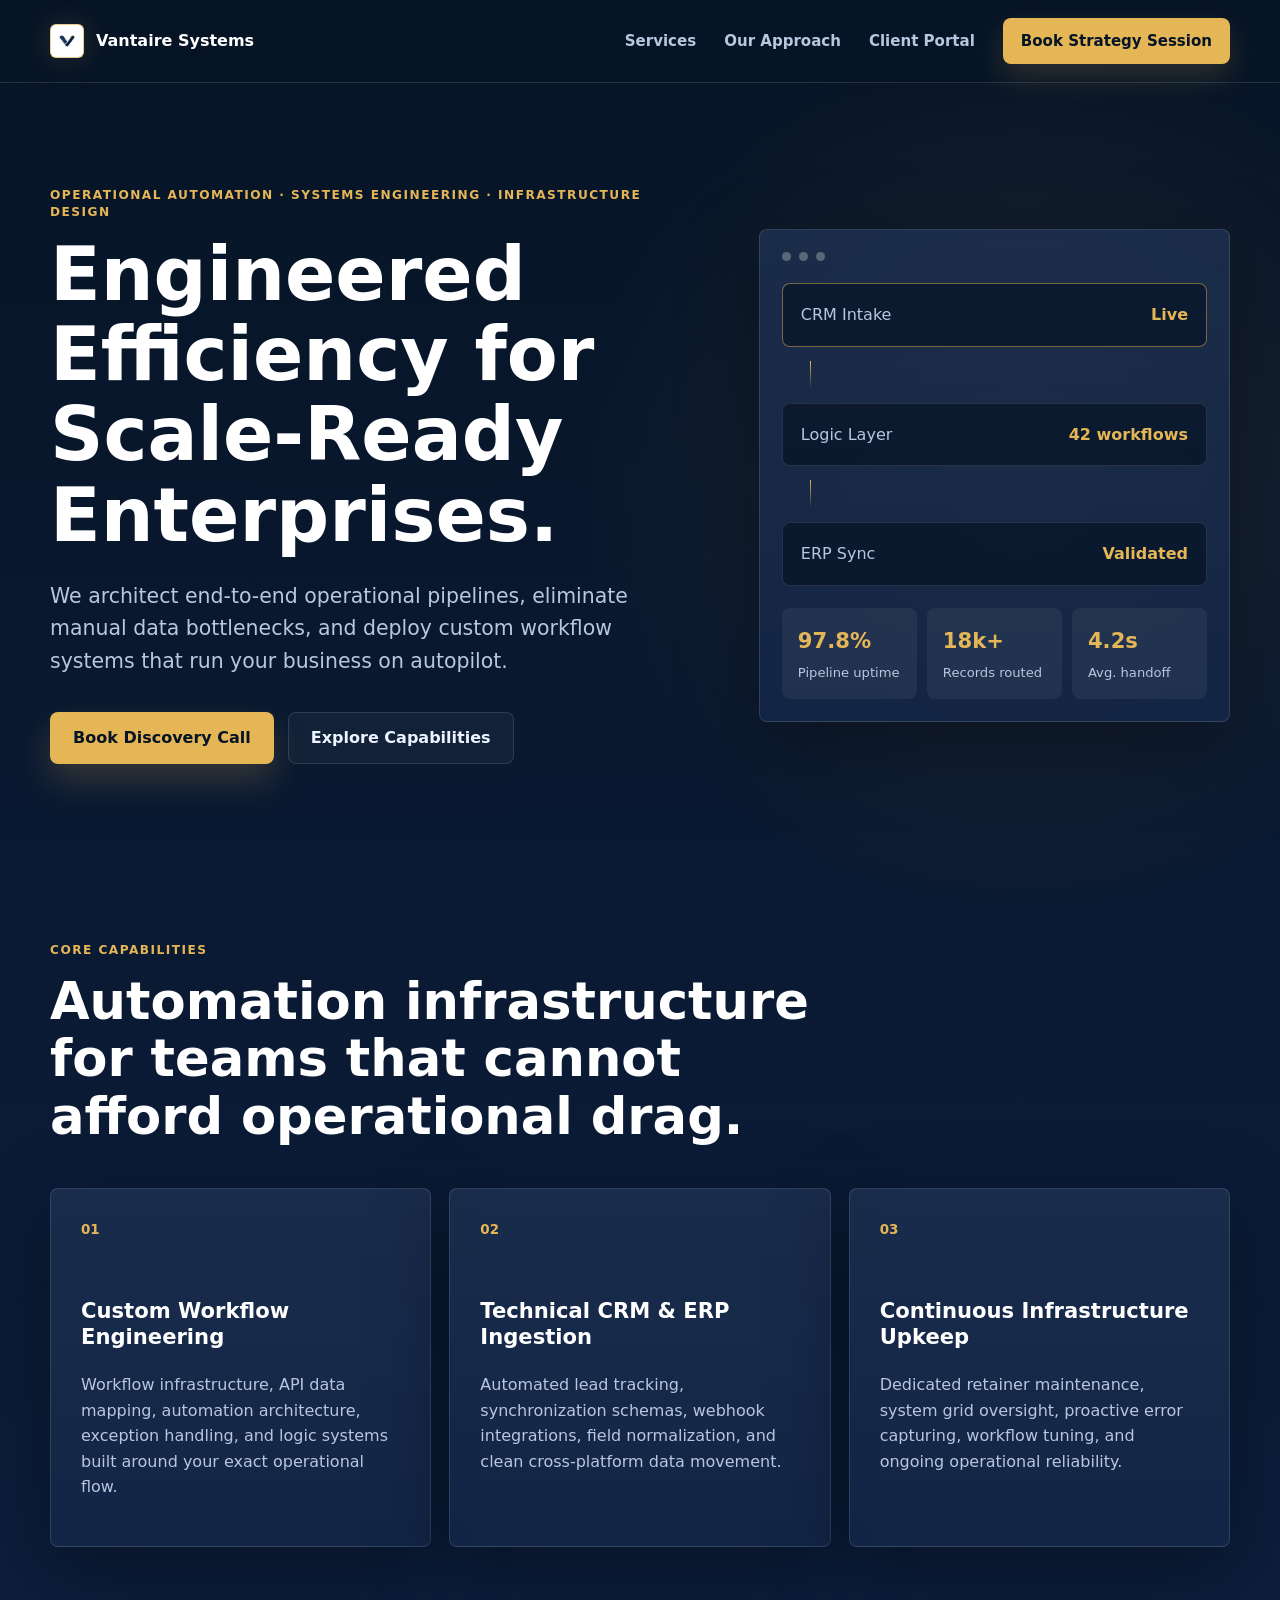
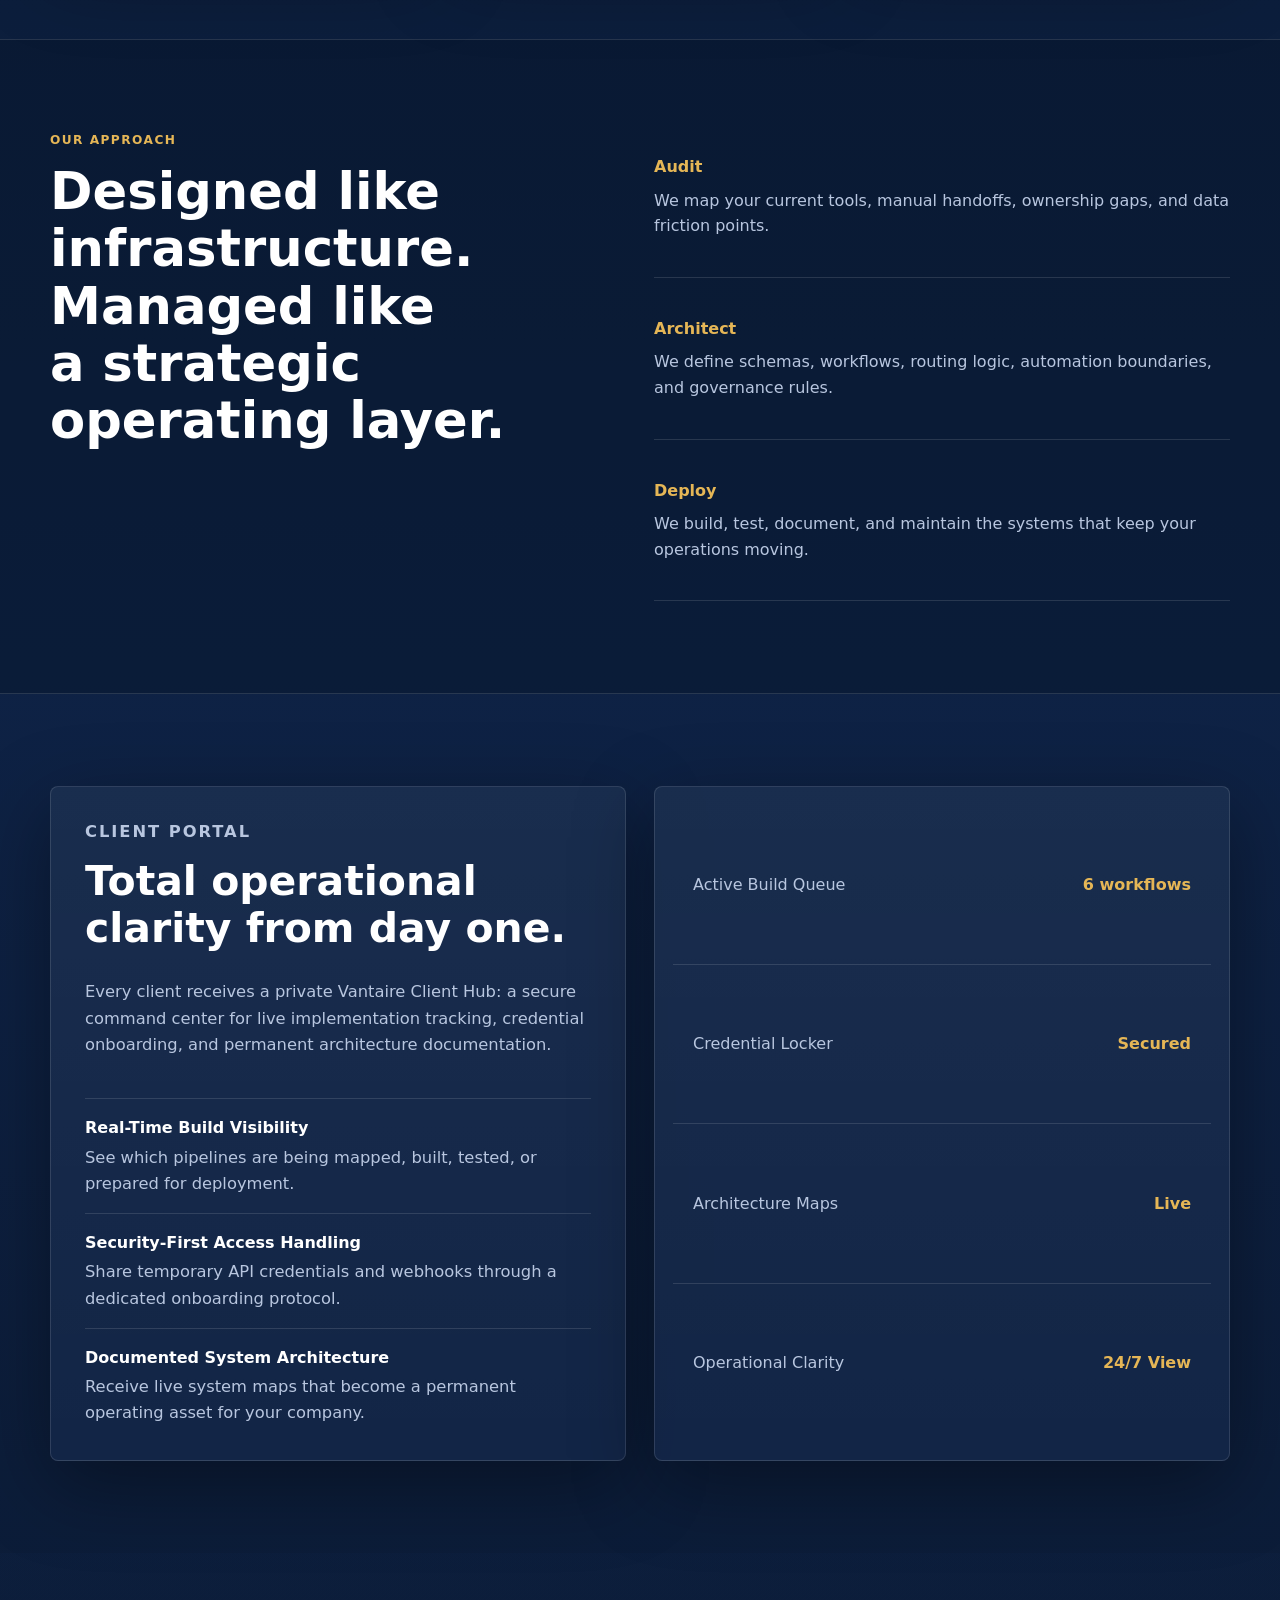
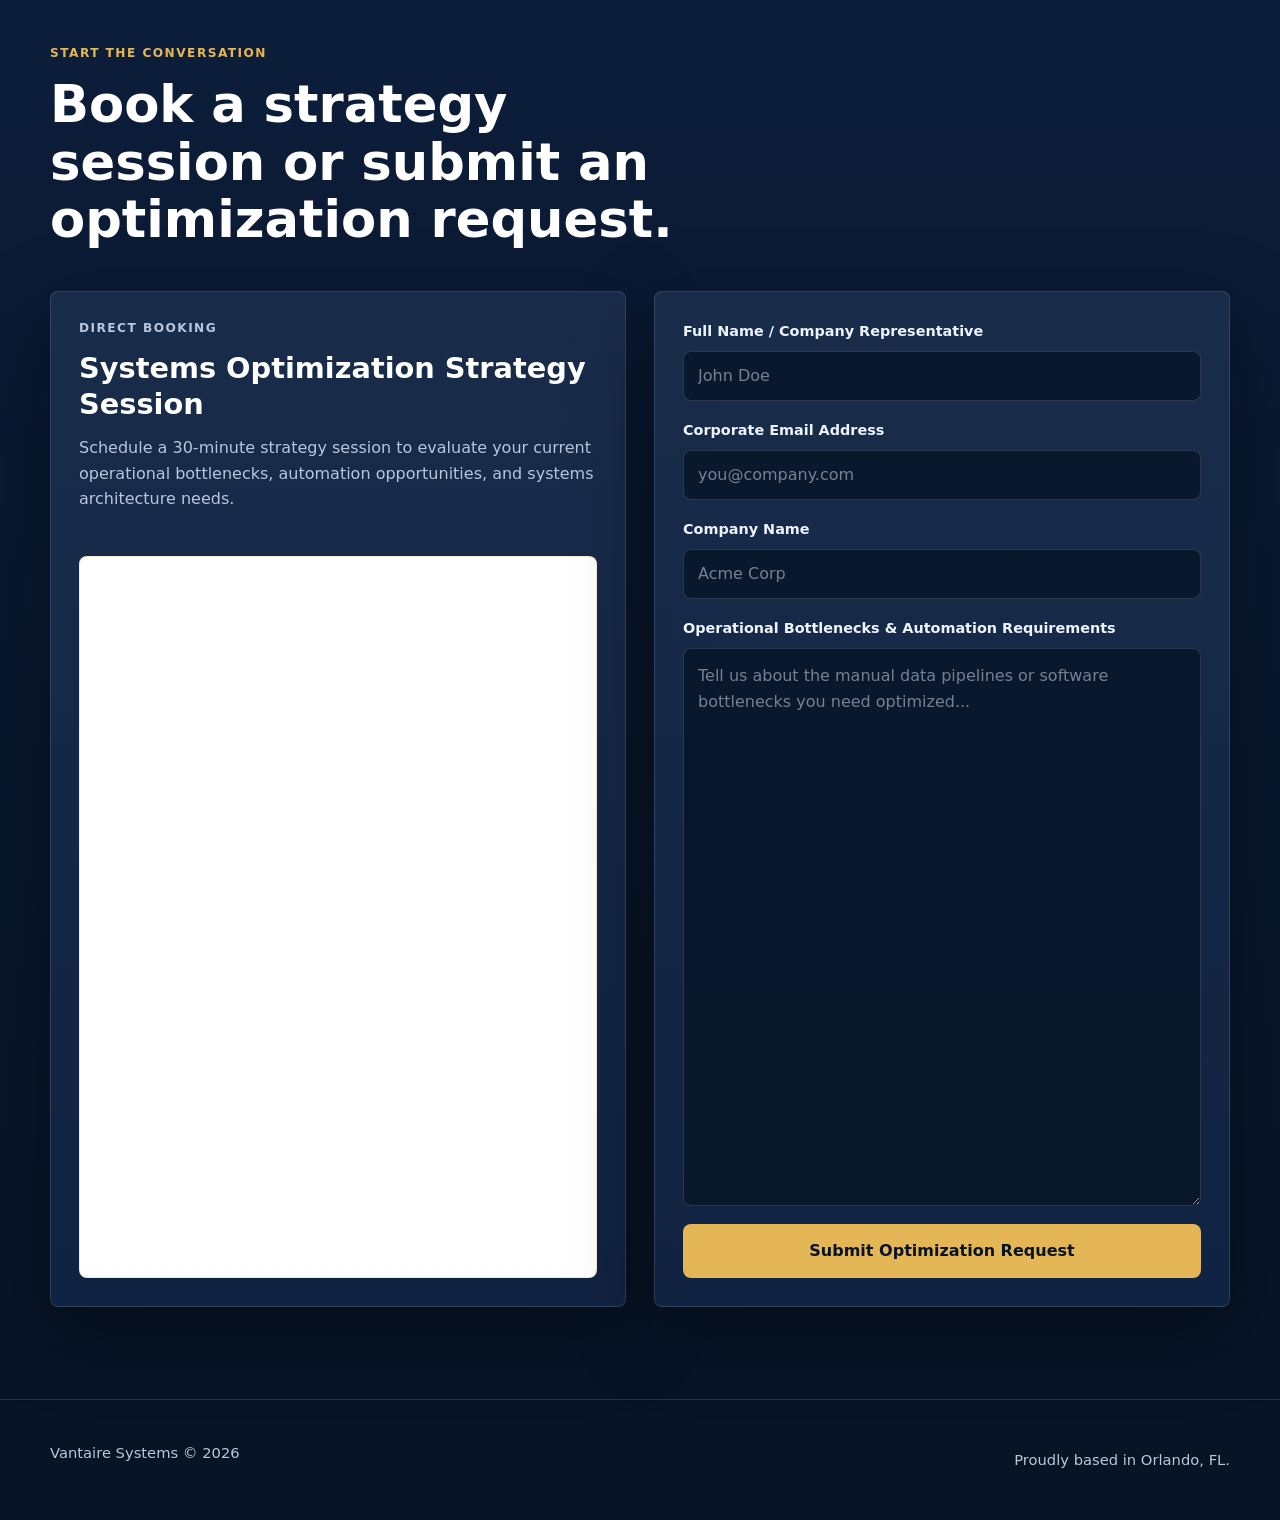
<file: index.html>
<!-- index.html -->
<!DOCTYPE html>
<html lang="en">
<head>
    <meta charset="UTF-8">
    <meta name="viewport" content="width=device-width, initial-scale=1.0">
    <title>Vantaire Systems | Operational Automation & Systems Engineering</title>
    <meta name="description" content="Vantaire Systems architects operational pipelines, custom workflow systems, CRM integrations, and enterprise-grade infrastructure upkeep for scale-ready B2B teams.">
    <link rel="icon" type="image/png" href="icon.png">
    <link rel="stylesheet" href="style.css">
</head>
<body>
    <header class="site-header">
        <nav class="nav container" aria-label="Primary navigation">
            <a href="#" class="brand" aria-label="Vantaire Systems home">
                <img src="icon.png" alt="" class="brand-mark" aria-hidden="true">
                <span>Vantaire Systems</span>
            </a>

            <div class="nav-links">
                <a href="#services">Services</a>
                <a href="#approach">Our Approach</a>
                <a href="#portal">Client Portal</a>
                <a href="#booking" class="nav-cta">Book Strategy Session</a>
            </div>
        </nav>
    </header>

    <main>
        <section class="hero">
            <div class="container hero-grid">
                <div class="hero-copy">
                    <p class="eyebrow">Operational Automation · Systems Engineering · Infrastructure Design</p>
                    <h1>Engineered Efficiency for Scale&#8209;Ready Enterprises.</h1>
                    <p class="hero-subtitle">
                        We architect end-to-end operational pipelines, eliminate manual data bottlenecks, and deploy custom workflow systems that run your business on autopilot.
                    </p>
                    <div class="hero-actions">
                        <a href="#booking" class="button button-primary">Book Discovery Call</a>
                        <a href="#services" class="button button-secondary">Explore Capabilities</a>
                    </div>
                </div>

                <div class="hero-panel" aria-label="Automation systems dashboard preview">
                    <div class="panel-header">
                        <span></span>
                        <span></span>
                        <span></span>
                    </div>

                    <div class="system-map">
                        <div class="system-node active">
                            <span>CRM Intake</span>
                            <strong>Live</strong>
                        </div>
                        <div class="system-line"></div>
                        <div class="system-node">
                            <span>Logic Layer</span>
                            <strong>42 workflows</strong>
                        </div>
                        <div class="system-line"></div>
                        <div class="system-node">
                            <span>ERP Sync</span>
                            <strong>Validated</strong>
                        </div>
                    </div>

                    <div class="metric-grid">
                        <div>
                            <strong>97.8%</strong>
                            <span>Pipeline uptime</span>
                        </div>
                        <div>
                            <strong>18k+</strong>
                            <span>Records routed</span>
                        </div>
                        <div>
                            <strong>4.2s</strong>
                            <span>Avg. handoff</span>
                        </div>
                    </div>
                </div>
            </div>
        </section>

        <section class="section" id="services">
            <div class="container">
                <div class="section-heading">
                    <p class="eyebrow">Core Capabilities</p>
                    <h2>Automation infrastructure for teams that cannot afford operational drag.</h2>
                </div>

                <div class="services-grid">
                    <article class="service-card">
                        <div class="card-index">01</div>
                        <h3>Custom Workflow Engineering</h3>
                        <p>Workflow infrastructure, API data mapping, automation architecture, exception handling, and logic systems built around your exact operational flow.</p>
                    </article>

                    <article class="service-card">
                        <div class="card-index">02</div>
                        <h3>Technical CRM & ERP Ingestion</h3>
                        <p>Automated lead tracking, synchronization schemas, webhook integrations, field normalization, and clean cross-platform data movement.</p>
                    </article>

                    <article class="service-card">
                        <div class="card-index">03</div>
                        <h3>Continuous Infrastructure Upkeep</h3>
                        <p>Dedicated retainer maintenance, system grid oversight, proactive error capturing, workflow tuning, and ongoing operational reliability.</p>
                    </article>
                </div>
            </div>
        </section>

        <section class="section approach-section" id="approach">
            <div class="container approach-grid">
                <div>
                    <p class="eyebrow">Our Approach</p>
                    <h2>Designed like infrastructure. Managed like a strategic operating layer.</h2>
                </div>

                <div class="approach-list">
                    <div>
                        <span>Audit</span>
                        <p>We map your current tools, manual handoffs, ownership gaps, and data friction points.</p>
                    </div>
                    <div>
                        <span>Architect</span>
                        <p>We define schemas, workflows, routing logic, automation boundaries, and governance rules.</p>
                    </div>
                    <div>
                        <span>Deploy</span>
                        <p>We build, test, document, and maintain the systems that keep your operations moving.</p>
                    </div>
                </div>
            </div>
        </section>

        <section class="section portal-section" id="portal">
            <div class="container portal-grid">
                <div class="portal-card">
                    <p class="eyebrow">Client Portal</p>
                    <h2>Total operational clarity from day one.</h2>
                    <p>
                        Every client receives a private Vantaire Client Hub: a secure command center for live implementation tracking, credential onboarding, and permanent architecture documentation.
                    </p>

                    <div class="portal-points">
                        <div>
                            <span>Real-Time Build Visibility</span>
                            <p>See which pipelines are being mapped, built, tested, or prepared for deployment.</p>
                        </div>
                        <div>
                            <span>Security-First Access Handling</span>
                            <p>Share temporary API credentials and webhooks through a dedicated onboarding protocol.</p>
                        </div>
                        <div>
                            <span>Documented System Architecture</span>
                            <p>Receive live system maps that become a permanent operating asset for your company.</p>
                        </div>
                    </div>
                </div>

                <div class="portal-preview" aria-label="Client hub preview">
                    <div class="portal-row">
                        <span>Active Build Queue</span>
                        <strong>6 workflows</strong>
                    </div>
                    <div class="portal-row">
                        <span>Credential Locker</span>
                        <strong>Secured</strong>
                    </div>
                    <div class="portal-row">
                        <span>Architecture Maps</span>
                        <strong>Live</strong>
                    </div>
                    <div class="portal-row">
                        <span>Operational Clarity</span>
                        <strong>24/7 View</strong>
                    </div>
                </div>
            </div>
        </section>

        <section class="section booking-section" id="booking">
            <div class="container">
                <div class="section-heading">
                    <p class="eyebrow">Start the Conversation</p>
                    <h2>Book a strategy session or submit an optimization request.</h2>
                </div>

                <div class="booking-grid">
                    <div class="booking-panel">
                        <div class="booking-placeholder">
                            <p class="eyebrow">Direct Booking</p>
                            <h3>Systems Optimization Strategy Session</h3>
                            <p>Schedule a 30-minute strategy session to evaluate your current operational bottlenecks, automation opportunities, and systems architecture needs.</p>

                            <div class="calendar-frame" aria-label="Calendly booking calendar">
                                <div
                                    class="calendly-inline-widget"
                                    data-url="https://calendly.com/cayden-mcguiresurrency-vantairesystems/30min"
                                    style="min-width:320px;height:720px;">
                                </div>
                            </div>
                        </div>
                    </div>

                    <div class="form-panel">
                        <form action="https://api.web3forms.com/submit" method="POST" id="contact-form">
                            <input type="hidden" name="access_key" value="58f1d1a2-7856-4b92-aa41-1d5a230560c6">
                            <input type="hidden" name="subject" value="New Automation Inquiry | Vantaire Systems">
                            <input type="hidden" name="from_name" value="Vantaire Systems Website">
                            <input type="hidden" name="redirect" value="thank-you.html">

                            <div class="form-group">
                                <label for="name">Full Name / Company Representative</label>
                                <input type="text" id="name" name="name" placeholder="John Doe" required>
                            </div>

                            <div class="form-group">
                                <label for="email">Corporate Email Address</label>
                                <input type="email" id="email" name="email" placeholder="you@company.com" required>
                            </div>

                            <div class="form-group">
                                <label for="company">Company Name</label>
                                <input type="text" id="company" name="company" placeholder="Acme Corp" required>
                            </div>

                            <div class="form-group message-group">
                                <label for="message">Operational Bottlenecks & Automation Requirements</label>
                                <textarea id="message" name="message" rows="5" placeholder="Tell us about the manual data pipelines or software bottlenecks you need optimized..." required></textarea>
                            </div>

                            <input type="checkbox" name="botcheck" class="hidden" style="display: none;">

                            <div class="form-submit">
                                <button type="submit">Submit Optimization Request</button>
                            </div>
                        </form>
                    </div>
                </div>
            </div>
        </section>
    </main>

    <footer class="site-footer">
    <div class="container footer-inner">
        <p>Vantaire Systems © 2026</p>
        <span>Proudly based in Orlando, FL.</span>
    </div>
</footer>

    <script src="https://assets.calendly.com/assets/external/widget.js" async></script>
</body>
</html>
</file>
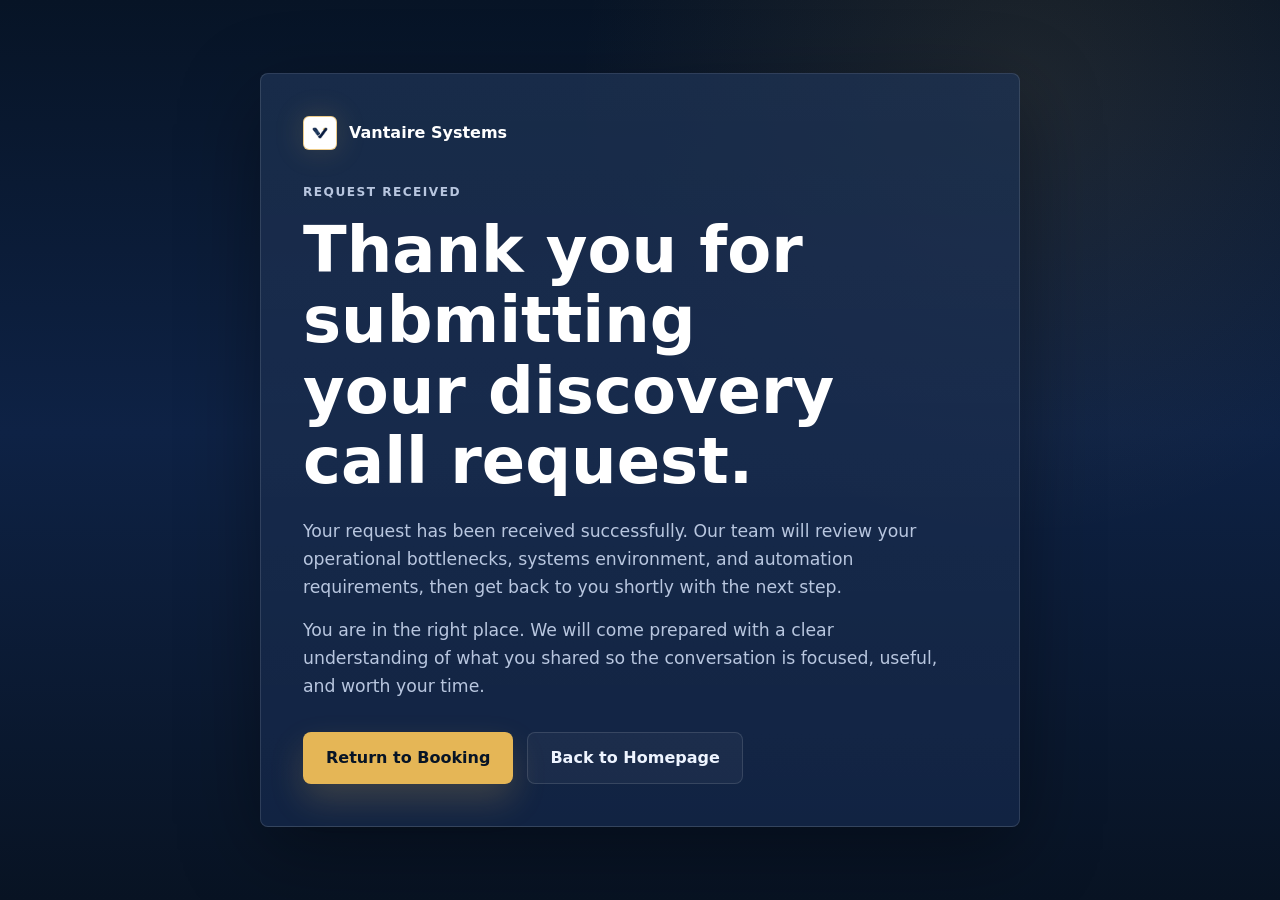
<file: thank-you.html>
<!-- thank-you.html -->
<!DOCTYPE html>
<html lang="en">
<head>
    <meta charset="UTF-8">
    <meta name="viewport" content="width=device-width, initial-scale=1.0">
    <title>Request Submitted | Vantaire Systems</title>
    <meta name="description" content="Thank you for submitting your Vantaire Systems discovery call request.">
    <link rel="icon" type="image/png" href="icon.png">
    <link rel="stylesheet" href="style.css">
</head>
<body class="thank-you-page">
    <main class="thank-you-main">
        <section class="thank-you-card" aria-labelledby="thank-you-title">
            <a href="index.html" class="thank-you-brand" aria-label="Vantaire Systems home">
                <img src="icon.png" alt="" class="brand-mark" aria-hidden="true">
                <span>Vantaire Systems</span>
            </a>

            <p class="eyebrow">Request Received</p>
            <h1 id="thank-you-title">Thank you for submitting your discovery call request.</h1>
            <p>
                Your request has been received successfully. Our team will review your operational bottlenecks, systems environment, and automation requirements, then get back to you shortly with the next step.
            </p>
            <p>
                You are in the right place. We will come prepared with a clear understanding of what you shared so the conversation is focused, useful, and worth your time.
            </p>

            <div class="thank-you-actions">
                <a href="index.html#booking" class="button button-primary">Return to Booking</a>
                <a href="index.html" class="button button-secondary">Back to Homepage</a>
            </div>
        </section>
    </main>
</body>
</html>
</file>
<file: style.css>
/* style.css */
:root {
    --navy: #0E2245;
    --navy-deep: #071426;
    --navy-soft: #132B55;
    --gold: #E5B656;
    --gold-dark: #c99934;
    --white: #ffffff;
    --text: #eef4ff;
    --muted: #b8c6df;
    --line: rgba(255, 255, 255, 0.12);
    --panel: rgba(14, 34, 69, 0.78);
    --shadow: 0 24px 80px rgba(0, 0, 0, 0.36);
    --radius: 8px;
    --container: 1180px;
}

*,
*::before,
*::after {
    box-sizing: border-box;
}

html {
    scroll-behavior: smooth;
}

body {
    margin: 0;
    min-height: 100vh;
    color: var(--text);
    font-family: Inter, ui-sans-serif, system-ui, -apple-system, BlinkMacSystemFont, "Segoe UI", sans-serif;
    line-height: 1.6;
    background:
        radial-gradient(circle at 80% 10%, rgba(229, 182, 86, 0.1), transparent 28rem),
        linear-gradient(180deg, #071426 0%, var(--navy) 48%, #081323 100%);
}

body::selection {
    color: var(--navy-deep);
    background: var(--gold);
}

a {
    color: inherit;
    text-decoration: none;
}

button,
input,
textarea {
    font: inherit;
}

.container {
    width: min(100% - 40px, var(--container));
    margin-inline: auto;
}

.site-header {
    position: sticky;
    top: 0;
    z-index: 50;
    border-bottom: 1px solid var(--line);
    background: rgba(7, 20, 38, 0.9);
    backdrop-filter: blur(18px);
}

.nav {
    display: flex;
    align-items: center;
    justify-content: space-between;
    min-height: 82px;
    gap: 32px;
}

.brand,
.thank-you-brand {
    display: inline-flex;
    align-items: center;
    gap: 12px;
    color: var(--white);
    font-weight: 750;
    letter-spacing: 0;
}

.brand-mark {
    width: 34px;
    height: 34px;
    padding: 4px;
    border: 1px solid rgba(229, 182, 86, 0.7);
    border-radius: 6px;
    background: var(--white);
    box-shadow: 0 0 30px rgba(229, 182, 86, 0.18);
    object-fit: contain;
}

.nav-links {
    display: flex;
    align-items: center;
    gap: 28px;
    color: var(--muted);
    font-size: 0.94rem;
    font-weight: 650;
}

.nav-links a {
    transition: color 180ms ease, background 180ms ease, transform 180ms ease;
}

.nav-links a:hover {
    color: var(--white);
}

.nav-cta {
    color: var(--navy-deep) !important;
    background: var(--gold);
    padding: 11px 18px;
    border-radius: var(--radius);
    box-shadow: 0 12px 30px rgba(229, 182, 86, 0.18);
}

.nav-cta:hover {
    background: var(--gold-dark);
    transform: translateY(-1px);
}

.hero {
    padding: 104px 0 86px;
    overflow: hidden;
}

.hero-grid {
    display: grid;
    grid-template-columns: minmax(0, 1.04fr) minmax(360px, 0.76fr);
    align-items: center;
    gap: 64px;
}

.eyebrow {
    max-width: 100%;
    margin: 0 0 14px;
    color: var(--gold);
    font-size: 0.76rem;
    font-weight: 850;
    letter-spacing: 0.12em;
    line-height: 1.4;
    text-transform: uppercase;
    overflow-wrap: anywhere;
}

h1,
h2,
h3,
p {
    margin-top: 0;
}

h1 {
    max-width: 820px;
    margin-bottom: 24px;
    color: var(--white);
    font-size: clamp(3rem, 5.8vw, 5.7rem);
    line-height: 1.08;
    letter-spacing: 0;
    text-wrap: balance;
}

h2 {
    color: var(--white);
    font-size: clamp(2rem, 4vw, 3.45rem);
    line-height: 1.12;
    letter-spacing: 0;
    text-wrap: balance;
}

h3 {
    color: var(--white);
    font-size: 1.32rem;
    line-height: 1.25;
}

.hero-subtitle {
    max-width: 720px;
    margin-bottom: 34px;
    color: var(--muted);
    font-size: clamp(1.08rem, 2vw, 1.28rem);
}

.hero-actions {
    display: flex;
    flex-wrap: wrap;
    gap: 14px;
}

.button {
    display: inline-flex;
    align-items: center;
    justify-content: center;
    min-height: 52px;
    padding: 0 22px;
    border: 1px solid transparent;
    border-radius: var(--radius);
    font-weight: 800;
    transition: transform 180ms ease, background 180ms ease, border-color 180ms ease, color 180ms ease;
}

.button:hover {
    transform: translateY(-2px);
}

.button-primary {
    color: var(--navy-deep);
    background: var(--gold);
    box-shadow: 0 16px 34px rgba(229, 182, 86, 0.2);
}

.button-primary:hover {
    background: var(--gold-dark);
}

.button-secondary {
    color: var(--text);
    border-color: var(--line);
    background: rgba(255, 255, 255, 0.04);
}

.button-secondary:hover {
    border-color: rgba(229, 182, 86, 0.55);
    color: var(--gold);
}

.hero-panel,
.service-card,
.portal-card,
.portal-preview,
.booking-panel,
.form-panel,
.thank-you-card {
    border: 1px solid var(--line);
    border-radius: var(--radius);
    background: linear-gradient(180deg, rgba(255, 255, 255, 0.055), rgba(255, 255, 255, 0.025)), var(--panel);
    box-shadow: var(--shadow);
}

.hero-panel {
    padding: 22px;
}

.panel-header {
    display: flex;
    gap: 8px;
    padding-bottom: 22px;
}

.panel-header span {
    width: 9px;
    height: 9px;
    border-radius: 999px;
    background: rgba(255, 255, 255, 0.28);
}

.system-map {
    display: grid;
    gap: 14px;
}

.system-node {
    display: flex;
    align-items: center;
    justify-content: space-between;
    gap: 18px;
    padding: 18px;
    border: 1px solid rgba(255, 255, 255, 0.11);
    border-radius: var(--radius);
    background: rgba(7, 20, 38, 0.72);
}

.system-node span,
.metric-grid span,
.portal-row span {
    color: var(--muted);
}

.system-node strong,
.metric-grid strong,
.portal-row strong {
    color: var(--gold);
}

.system-node.active {
    border-color: rgba(229, 182, 86, 0.5);
}

.system-line {
    width: 1px;
    height: 28px;
    margin-left: 28px;
    background: linear-gradient(var(--gold), transparent);
}

.metric-grid {
    display: grid;
    grid-template-columns: repeat(3, 1fr);
    gap: 10px;
    margin-top: 22px;
}

.metric-grid div {
    padding: 16px;
    border-radius: var(--radius);
    background: rgba(255, 255, 255, 0.055);
}

.metric-grid strong {
    display: block;
    font-size: 1.32rem;
}

.metric-grid span {
    display: block;
    margin-top: 4px;
    font-size: 0.82rem;
}

.section {
    padding: 92px 0;
}

.section-heading {
    max-width: 760px;
    margin-bottom: 42px;
}

.services-grid {
    display: grid;
    grid-template-columns: repeat(3, 1fr);
    gap: 18px;
}

.service-card {
    min-height: 310px;
    padding: 30px;
    transition: transform 180ms ease, border-color 180ms ease, background 180ms ease;
}

.service-card:hover {
    transform: translateY(-4px);
    border-color: rgba(229, 182, 86, 0.44);
    background: linear-gradient(180deg, rgba(229, 182, 86, 0.08), rgba(255, 255, 255, 0.025)), var(--panel);
}

.card-index {
    margin-bottom: 58px;
    color: var(--gold);
    font-size: 0.84rem;
    font-weight: 900;
}

.service-card p,
.portal-card p,
.booking-placeholder p,
.approach-list p,
.thank-you-card p {
    color: var(--muted);
}

.approach-section {
    background: rgba(7, 20, 38, 0.42);
    border-block: 1px solid var(--line);
}

.approach-grid,
.portal-grid,
.booking-grid {
    display: grid;
    grid-template-columns: 1fr 1fr;
    gap: 28px;
    align-items: stretch;
}

.approach-list {
    display: grid;
    gap: 16px;
}

.approach-list div {
    padding: 22px 0;
    border-bottom: 1px solid var(--line);
}

.approach-list span {
    display: block;
    margin-bottom: 8px;
    color: var(--gold);
    font-weight: 850;
}

.portal-card,
.portal-preview {
    height: 100%;
}

.portal-card {
    display: flex;
    flex-direction: column;
    padding: 34px;
}

.portal-card h2 {
    max-width: 600px;
    margin-bottom: 28px;
    font-size: clamp(2.15rem, 3.2vw, 3.65rem);
    line-height: 1.14;
}

.portal-card p {
    font-size: 1.02rem;
}

.portal-points {
    display: grid;
    gap: 16px;
    margin-top: 24px;
}

.portal-points div {
    padding-top: 16px;
    border-top: 1px solid var(--line);
}

.portal-points span {
    display: block;
    margin-bottom: 4px;
    color: var(--white);
    font-weight: 850;
}

.portal-points p {
    margin-bottom: 0;
    color: var(--muted);
}

.portal-preview {
    display: grid;
    align-content: stretch;
    padding: 18px;
}

.portal-row {
    display: flex;
    align-items: center;
    justify-content: space-between;
    min-height: 25%;
    gap: 18px;
    padding: 20px;
    border-bottom: 1px solid var(--line);
}

.portal-row:last-child {
    border-bottom: 0;
}

.booking-section {
    background:
        linear-gradient(180deg, rgba(14, 34, 69, 0.28), rgba(7, 20, 38, 0.84));
}

.booking-panel,
.form-panel {
    display: flex;
    flex-direction: column;
    height: 100%;
    min-height: 880px;
    padding: 28px;
}

.booking-placeholder,
#contact-form {
    display: flex;
    flex: 1;
    flex-direction: column;
}

.booking-placeholder h3 {
    max-width: 560px;
    margin-bottom: 12px;
    font-size: 1.8rem;
}

.calendar-frame {
    flex: 1;
    margin-top: 28px;
    overflow: hidden;
    min-height: 720px;
    border: 1px solid rgba(229, 182, 86, 0.28);
    border-radius: var(--radius);
    background: var(--white);
}

.calendly-inline-widget {
    height: 720px !important;
}

#contact-form {
    gap: 18px;
}

.form-group {
    display: grid;
    gap: 8px;
}

.message-group {
    display: flex;
    flex: 1;
    flex-direction: column;
}

label {
    color: var(--text);
    font-size: 0.9rem;
    font-weight: 750;
}

input,
textarea {
    width: 100%;
    border: 1px solid rgba(255, 255, 255, 0.14);
    border-radius: var(--radius);
    outline: none;
    color: var(--white);
    background: rgba(7, 20, 38, 0.78);
    transition: border-color 180ms ease, box-shadow 180ms ease, background 180ms ease;
}

input {
    min-height: 50px;
    padding: 0 14px;
}

textarea {
    flex: 1;
    min-height: 260px;
    padding: 14px;
    resize: vertical;
}

input::placeholder,
textarea::placeholder {
    color: rgba(170, 183, 207, 0.66);
}

input:focus,
textarea:focus {
    border-color: var(--gold);
    box-shadow: 0 0 0 3px rgba(229, 182, 86, 0.16);
    background: rgba(7, 20, 38, 0.94);
}

.form-submit {
    margin-top: auto;
}

.form-submit button {
    width: 100%;
    min-height: 54px;
    border: 0;
    border-radius: var(--radius);
    color: var(--navy-deep);
    background: var(--gold);
    font-weight: 900;
    cursor: pointer;
    transition: transform 180ms ease, background 180ms ease, box-shadow 180ms ease;
}

.form-submit button:hover {
    transform: translateY(-2px);
    background: var(--gold-dark);
    box-shadow: 0 18px 34px rgba(229, 182, 86, 0.2);
}

.site-footer {
    border-top: 1px solid var(--line);
    background: #071426;
}

.footer-inner {
    display: flex;
    align-items: center;
    justify-content: space-between;
    min-height: 120px;
    gap: 24px;
    padding: 28px 0;
    color: var(--muted);
    font-size: 0.92rem;
}

.footer-inner span {
    max-width: 420px;
    text-align: right;
}

.footer-logo-shell {
    display: inline-flex;
    align-items: center;
    justify-content: center;
    max-width: 260px;
    padding: 8px 12px;
    border-radius: var(--radius);
    background: var(--white);
    box-shadow: 0 14px 34px rgba(255, 255, 255, 0.08);
}

.footer-logo-shell img {
    display: block;
    width: auto;
    max-width: 220px;
    height: 54px;
    object-fit: contain;
}

.thank-you-page {
    min-height: 100vh;
    overflow-x: hidden;
}

.thank-you-main {
    display: grid;
    place-items: center;
    min-height: 100vh;
    padding: 40px 20px;
}

.thank-you-card {
    width: min(100%, 760px);
    padding: 42px;
}

.thank-you-brand {
    margin-bottom: 34px;
    font-weight: 800;
}

.thank-you-card h1 {
    max-width: 680px;
    margin-bottom: 22px;
    font-size: clamp(2.35rem, 5vw, 4.15rem);
    line-height: 1.1;
    text-wrap: balance;
}

.thank-you-card p:not(.eyebrow) {
    max-width: 640px;
    margin-bottom: 16px;
    color: var(--muted);
    font-size: 1.08rem;
}

.thank-you-actions {
    display: flex;
    flex-wrap: wrap;
    gap: 14px;
    margin-top: 32px;
}

@media (max-width: 980px) {
    .nav {
        align-items: flex-start;
        flex-direction: column;
        justify-content: center;
        padding: 18px 0;
    }

    .nav-links {
        width: 100%;
        flex-wrap: wrap;
        gap: 12px;
    }

    .nav-links a {
        padding: 8px 0;
    }

    .nav-cta {
        padding: 10px 14px !important;
    }

    .hero {
        padding: 74px 0 64px;
    }

    .hero-grid,
    .approach-grid,
    .portal-grid,
    .booking-grid {
        grid-template-columns: 1fr;
    }

    h1 {
        font-size: clamp(3rem, 9vw, 4.8rem);
    }

    .hero-panel {
        max-width: 620px;
    }

    .services-grid {
        grid-template-columns: 1fr;
    }

    .service-card {
        min-height: auto;
    }

    .card-index {
        margin-bottom: 34px;
    }

    .booking-panel,
    .form-panel {
        min-height: auto;
    }

    .calendar-frame,
    .calendly-inline-widget {
        min-height: 680px;
        height: 680px !important;
    }
}

@media (max-width: 640px) {
    .container {
        width: min(100% - 28px, var(--container));
    }

    .site-header {
        position: static;
    }

    .brand {
        font-size: 0.98rem;
    }

    .nav-links {
        display: grid;
        grid-template-columns: 1fr 1fr;
        font-size: 0.88rem;
    }

    .nav-cta {
        grid-column: 1 / -1;
        text-align: center;
    }

    h1 {
        font-size: 2.65rem;
        line-height: 1.1;
    }

    h2,
    .portal-card h2 {
        font-size: 2.15rem;
        line-height: 1.16;
    }

    .hero-actions,
    .button {
        width: 100%;
    }

    .metric-grid {
        grid-template-columns: 1fr;
    }

    .section {
        padding: 68px 0;
    }

    .portal-row {
        align-items: flex-start;
        flex-direction: column;
        gap: 4px;
    }

    .booking-panel,
    .form-panel,
    .portal-card,
    .service-card {
        padding: 22px;
    }

    .calendar-frame,
    .calendly-inline-widget {
        min-height: 640px;
        height: 640px !important;
    }

    textarea {
        min-height: 220px;
    }

    .footer-inner {
        align-items: flex-start;
        flex-direction: column;
    }

    .footer-inner span {
        max-width: 100%;
        text-align: left;
    }

    .footer-logo-shell img {
        max-width: 190px;
        height: 46px;
    }

    .thank-you-main {
        padding: 28px 14px;
    }

    .thank-you-card {
        padding: 28px;
    }

    .thank-you-card h1 {
        font-size: 2.15rem;
        line-height: 1.14;
    }

    .thank-you-actions,
    .thank-you-actions .button {
        width: 100%;
    }
}
</file>
